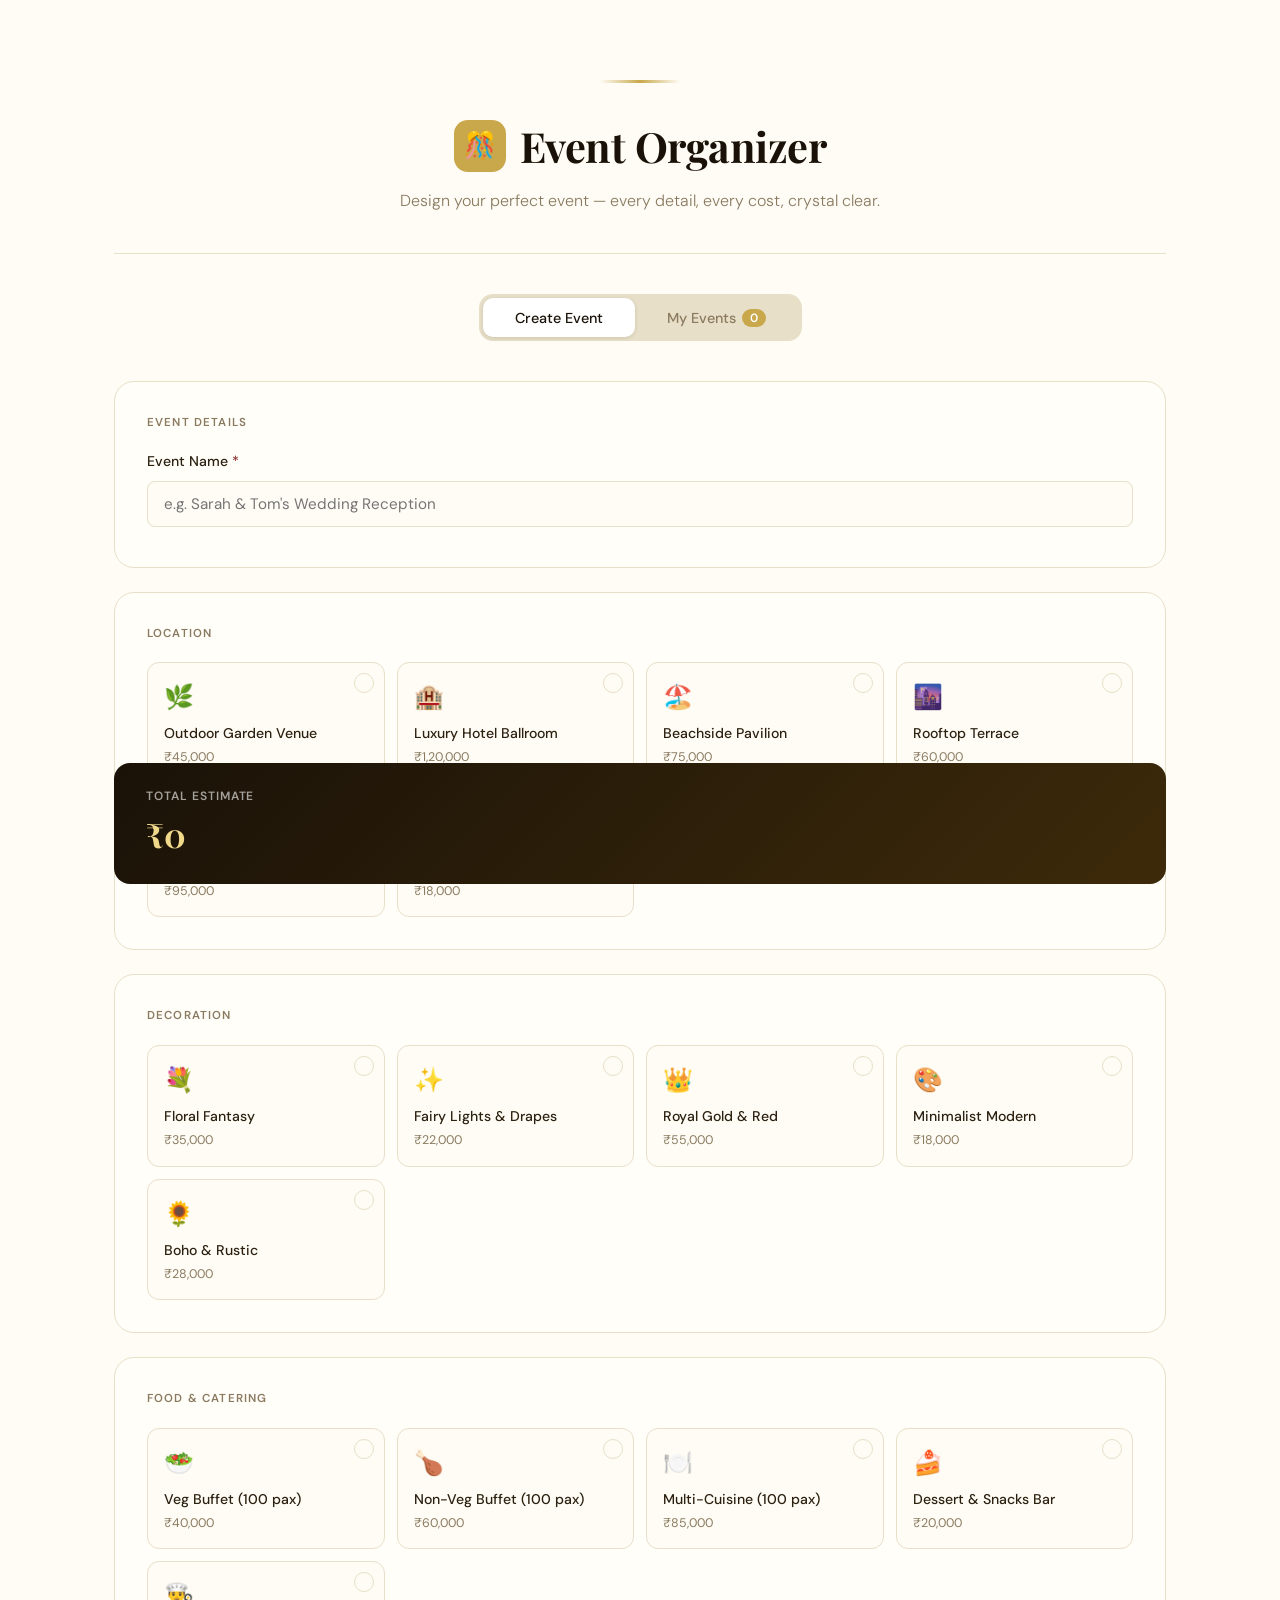
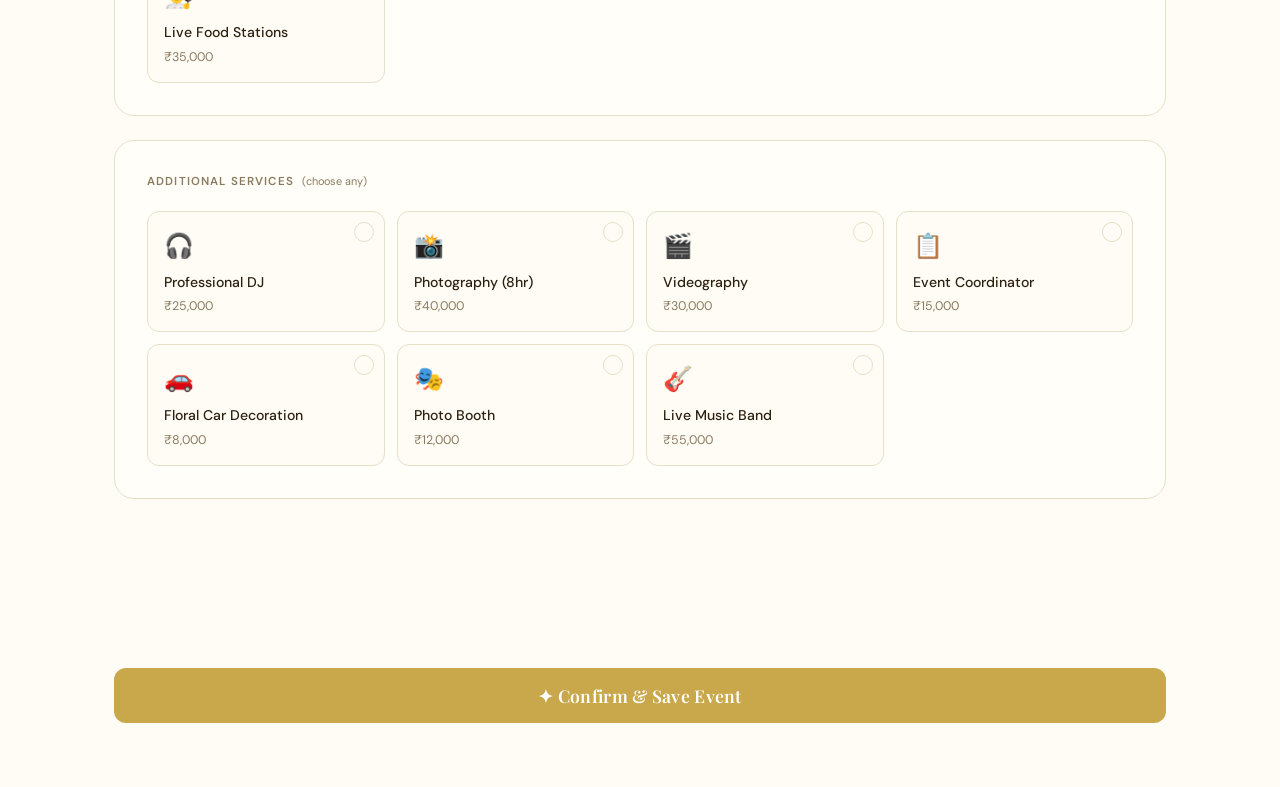
<file: index.html>
<!DOCTYPE html>
<html>

<head>
    <meta http-equiv="refresh" content="0; url=frontend/" />
</head>

<body>
    <p>Redirecting to the <a href="frontend/">Smart Event Organizer frontend...</a></p>
</body>

</html>
</file>
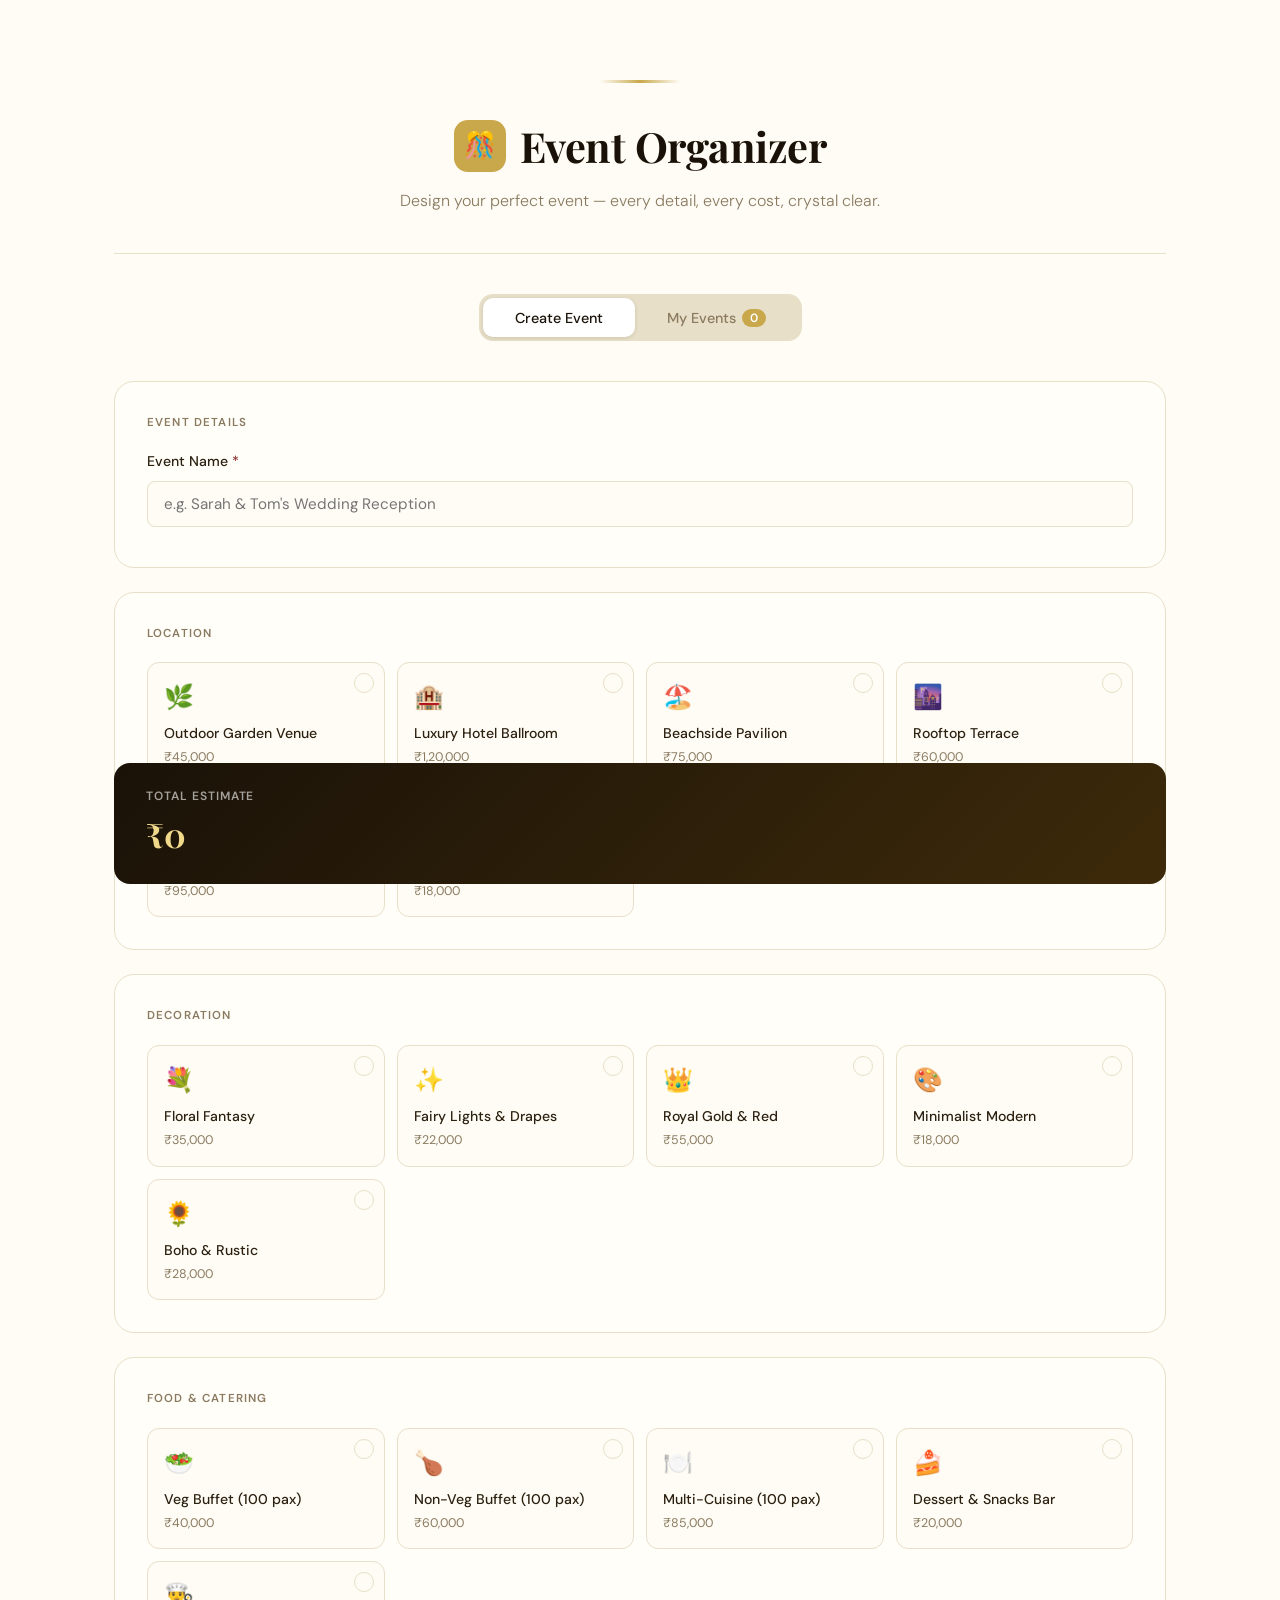
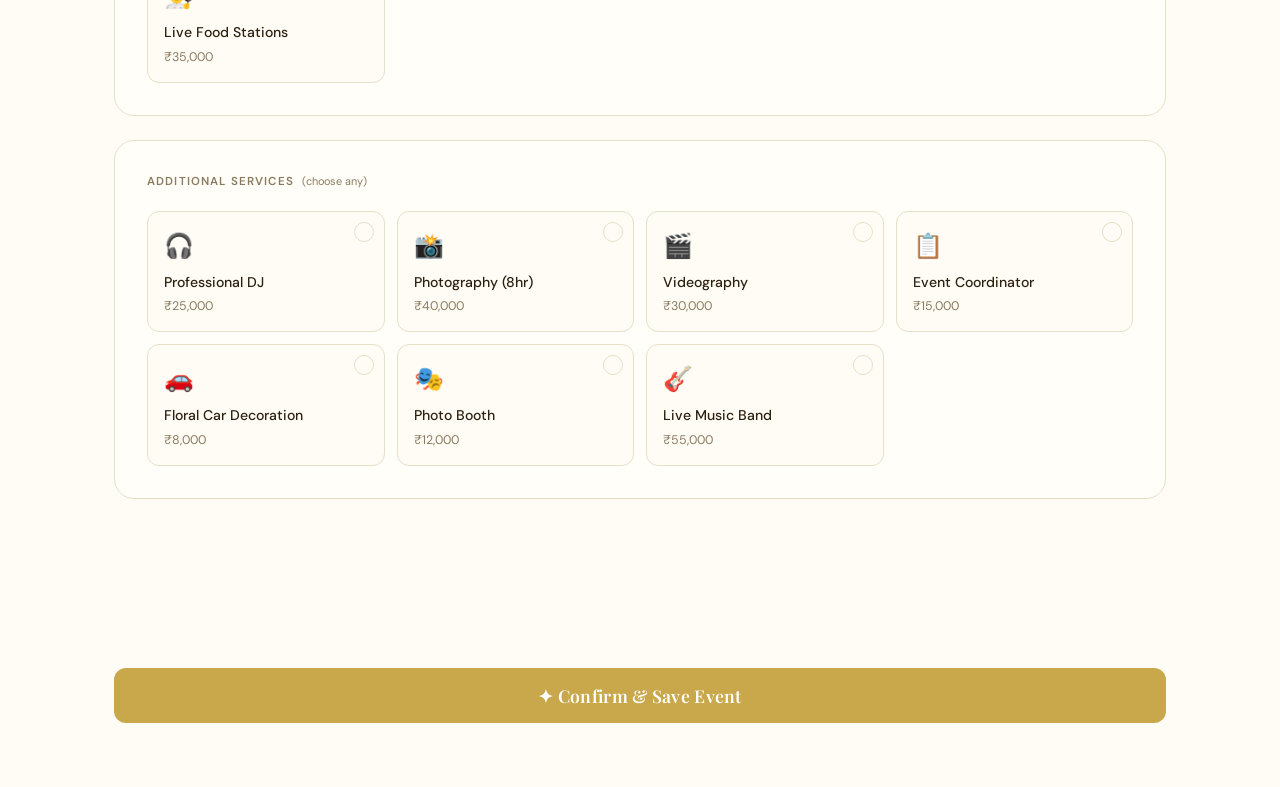
<file: frontend/index.html>
<!DOCTYPE html>
<html lang="en">

<head>
  <meta charset="UTF-8">
  <meta name="viewport" content="width=device-width, initial-scale=1.0">
  <title>Smart Event Organizer</title>
  <link rel="preconnect" href="https://fonts.googleapis.com">
  <link
    href="https://fonts.googleapis.com/css2?family=Playfair+Display:wght@400;600;700&family=DM+Sans:wght@300;400;500;600&display=swap"
    rel="stylesheet">
  <link rel="stylesheet" href="css/style.css">
</head>

<body>

  <div class="container">

    <!-- ── Header ── -->
    <header>
      <div class="logo">
        <div class="logo-icon">🎊</div>
        <h1>Event Organizer</h1>
      </div>
      <p class="tagline">Design your perfect event — every detail, every cost, crystal clear.</p>
    </header>

    <!-- ── Alert Banner ── -->
    <div id="js-alert" class="alert" role="alert" aria-live="polite"></div>

    <!-- ── Tabs ── -->
    <div class="tabs" role="tablist">
      <button class="tab-btn active" id="tab-create-btn" role="tab" aria-selected="true" aria-controls="tab-create"
        onclick="showTab('create')">
        Create Event
      </button>
      <button class="tab-btn" id="tab-events-btn" role="tab" aria-selected="false" aria-controls="tab-events"
        onclick="showTab('events')">
        My Events <span class="badge" id="count-badge">0</span>
      </button>
    </div>

    <!-- ══════════ CREATE TAB ══════════ -->
    <section id="tab-create" role="tabpanel" aria-labelledby="tab-create-btn">

      <form id="eventForm" novalidate>

        <!-- Event Name -->
        <div class="form-card">
          <p class="section-label">Event Details</p>
          <div class="form-group">
            <label for="eventName">Event Name <span class="required">*</span></label>
            <input type="text" id="eventName" name="name" placeholder="e.g. Sarah & Tom's Wedding Reception"
              autocomplete="off">
          </div>
        </div>

        <!-- Location -->
        <div class="form-card">
          <p class="section-label">Location</p>
          <div class="options-grid" id="locationGrid" role="radiogroup" aria-label="Choose a location"></div>
        </div>

        <!-- Decoration -->
        <div class="form-card">
          <p class="section-label">Decoration</p>
          <div class="options-grid" id="decorGrid" role="radiogroup" aria-label="Choose a decoration style"></div>
        </div>

        <!-- Food -->
        <div class="form-card">
          <p class="section-label">Food &amp; Catering</p>
          <div class="options-grid" id="foodGrid" role="radiogroup" aria-label="Choose a catering option"></div>
        </div>

        <!-- Extras -->
        <div class="form-card">
          <p class="section-label">
            Additional Services
            <span class="section-hint">(choose any)</span>
          </p>
          <div class="options-grid" id="extrasGrid" role="group" aria-label="Select additional services"></div>
        </div>

        <!-- Cost Bar -->
        <div class="cost-bar" aria-live="polite">
          <div>
            <div class="cost-label">Total Estimate</div>
            <div class="cost-amount" id="totalDisplay">₹0</div>
          </div>
          <div class="cost-breakdown" id="costBreakdown"></div>
        </div>

        <button type="submit" class="submit-btn">✦ Confirm &amp; Save Event</button>

      </form>
    </section>

    <!-- ══════════ EVENTS TAB ══════════ -->
    <section id="tab-events" role="tabpanel" aria-labelledby="tab-events-btn" hidden>
      <div id="eventsList"></div>
    </section>

  </div><!-- /container -->

  <script src="js/config.js"></script>
  <script src="js/data.js"></script>
  <script src="js/ui.js"></script>
  <script src="js/calculator.js"></script>
  <script src="js/events.js"></script>
  <script src="js/app.js"></script>
</body>

</html>
</file>
<file: frontend/css/style.css>
/* ═══════════════════════════════════════════
   Smart Event Organizer — style.css
   ═══════════════════════════════════════════ */

/* ── Variables ── */
:root {
  --gold:        #C9A84C;
  --gold-light:  #F0D98A;
  --gold-hover:  #B8903A;
  --dark:        #1A1208;
  --surface:     #FEFCF5;
  --card:        #FFFEF9;
  --text:        #2C2010;
  --muted:       #8A7A60;
  --border:      #E8DFC8;
  --green:       #2D6A4F;
  --green-bg:    #EFF8F3;
  --green-border:#9FD3B8;
  --red:         #8B2E2E;
  --red-bg:      #FEF0F0;
  --red-border:  #F5C4C4;
  --radius-sm:   8px;
  --radius-md:   12px;
  --radius-lg:   18px;
  --radius-xl:   20px;
  --shadow-card: 0 8px 24px rgba(0,0,0,0.07);
}

/* ── Reset ── */
*, *::before, *::after {
  box-sizing: border-box;
  margin: 0;
  padding: 0;
}

/* ── Base ── */
body {
  font-family: 'DM Sans', sans-serif;
  background: var(--surface);
  color: var(--text);
  min-height: 100vh;
  line-height: 1.5;
}

/* ── Layout ── */
.container {
  max-width: 1100px;
  margin: 0 auto;
  padding: 2rem 1.5rem 4rem;
}

/* ── Header ── */
header {
  text-align: center;
  padding: 3rem 0 2.5rem;
  border-bottom: 1px solid var(--border);
  margin-bottom: 2.5rem;
  position: relative;
}

header::before {
  content: '';
  display: block;
  width: 80px;
  height: 3px;
  background: linear-gradient(90deg, transparent, var(--gold), transparent);
  margin: 0 auto 2rem;
}

.logo {
  display: flex;
  align-items: center;
  justify-content: center;
  gap: 14px;
  margin-bottom: 0.75rem;
}

.logo-icon {
  width: 52px;
  height: 52px;
  background: var(--gold);
  border-radius: 14px;
  display: grid;
  place-items: center;
  font-size: 1.6rem;
}

h1 {
  font-family: 'Playfair Display', serif;
  font-size: 2.6rem;
  font-weight: 700;
  color: var(--dark);
  letter-spacing: -0.5px;
}

.tagline {
  color: var(--muted);
  font-size: 1rem;
  font-weight: 300;
}

/* ── Alert ── */
.alert {
  display: none;
  padding: 0.75rem 1rem;
  border-radius: var(--radius-sm);
  font-size: 0.88rem;
  margin-bottom: 1.25rem;
}

.alert.error {
  display: block;
  background: var(--red-bg);
  border: 1px solid var(--red-border);
  color: var(--red);
}

.alert.success {
  display: block;
  background: var(--green-bg);
  border: 1px solid var(--green-border);
  color: var(--green);
}

/* ── Tabs ── */
.tabs {
  display: flex;
  background: var(--border);
  border-radius: 14px;
  padding: 4px;
  width: fit-content;
  margin: 0 auto 2.5rem;
  gap: 0;
}

.tab-btn {
  padding: 0.65rem 2rem;
  border-radius: 10px;
  border: none;
  background: none;
  font-family: 'DM Sans', sans-serif;
  font-size: 0.9rem;
  font-weight: 500;
  cursor: pointer;
  color: var(--muted);
  transition: all 0.2s;
  display: flex;
  align-items: center;
  gap: 6px;
}

.tab-btn.active {
  background: #fff;
  color: var(--dark);
  box-shadow: 0 1px 4px rgba(0,0,0,0.12);
}

.badge {
  background: var(--gold);
  color: #fff;
  border-radius: 20px;
  padding: 1px 8px;
  font-size: 0.75rem;
  font-weight: 600;
}

/* ── Form Cards ── */
.form-card {
  background: var(--card);
  border: 1px solid var(--border);
  border-radius: var(--radius-xl);
  padding: 2rem;
  margin-bottom: 1.5rem;
}

.section-label {
  font-size: 0.72rem;
  font-weight: 600;
  letter-spacing: 0.1em;
  text-transform: uppercase;
  color: var(--muted);
  margin-bottom: 1.25rem;
}

.section-hint {
  font-size: 0.68rem;
  text-transform: none;
  letter-spacing: 0;
  font-weight: 400;
  color: var(--muted);
  margin-left: 4px;
}

/* ── Text Input ── */
.form-group {
  margin-bottom: 0.5rem;
}

.form-group label {
  display: block;
  font-size: 0.88rem;
  font-weight: 500;
  margin-bottom: 0.5rem;
  color: var(--text);
}

.required {
  color: var(--red);
}

.form-group input {
  width: 100%;
  padding: 0.75rem 1rem;
  border: 1.5px solid var(--border);
  border-radius: var(--radius-sm);
  font-family: 'DM Sans', sans-serif;
  font-size: 0.95rem;
  background: var(--surface);
  color: var(--text);
  outline: none;
  transition: border-color 0.2s;
}

.form-group input:focus {
  border-color: var(--gold);
}

.form-group input.invalid {
  border-color: var(--red);
}

/* ── Options Grid ── */
.options-grid {
  display: grid;
  grid-template-columns: repeat(auto-fill, minmax(190px, 1fr));
  gap: 0.75rem;
}

/* ── Option Card ── */
.option-card {
  border: 1.5px solid var(--border);
  border-radius: var(--radius-md);
  padding: 1rem;
  cursor: pointer;
  transition: border-color 0.18s, background 0.18s, box-shadow 0.18s;
  background: var(--surface);
  position: relative;
  user-select: none;
}

.option-card:hover {
  border-color: var(--gold-light);
  background: #FFFDF0;
}

.option-card.selected {
  border-color: var(--gold);
  background: #FFFBF0;
  box-shadow: 0 0 0 3px rgba(201,168,76,0.15);
}

.option-card .check-ring {
  position: absolute;
  top: 10px;
  right: 10px;
  width: 20px;
  height: 20px;
  border-radius: 50%;
  border: 1.5px solid var(--border);
  display: grid;
  place-items: center;
  font-size: 11px;
  font-weight: 600;
  color: transparent;
  transition: all 0.18s;
}

.option-card.selected .check-ring {
  background: var(--gold);
  border-color: var(--gold);
  color: #fff;
}

.option-emoji {
  font-size: 1.5rem;
  margin-bottom: 8px;
  display: block;
}

.option-name {
  font-weight: 500;
  font-size: 0.88rem;
  margin-bottom: 4px;
  color: var(--text);
}

.option-cost {
  font-size: 0.78rem;
  color: var(--muted);
}

/* ── Cost Bar ── */
.cost-bar {
  background: linear-gradient(135deg, var(--dark) 0%, #3d2a0a 100%);
  border-radius: 16px;
  padding: 1.5rem 2rem;
  display: flex;
  align-items: center;
  justify-content: space-between;
  flex-wrap: wrap;
  gap: 1rem;
  margin-bottom: 1.5rem;
  position: sticky;
  bottom: 1rem;
  z-index: 100;
}

.cost-label {
  color: rgba(255,255,255,0.6);
  font-size: 0.75rem;
  font-weight: 600;
  text-transform: uppercase;
  letter-spacing: 0.08em;
  margin-bottom: 4px;
}

.cost-amount {
  font-family: 'Playfair Display', serif;
  font-size: 2.1rem;
  font-weight: 700;
  color: var(--gold-light);
}

.cost-breakdown {
  display: flex;
  gap: 1.5rem;
  flex-wrap: wrap;
}

.cost-item {
  font-size: 0.78rem;
  color: rgba(255,255,255,0.5);
}

.cost-item strong {
  color: rgba(255,255,255,0.85);
  font-weight: 500;
}

/* ── Submit Button ── */
.submit-btn {
  width: 100%;
  padding: 1rem;
  background: var(--gold);
  border: none;
  border-radius: var(--radius-md);
  font-family: 'Playfair Display', serif;
  font-size: 1.1rem;
  font-weight: 600;
  color: #fff;
  cursor: pointer;
  transition: background 0.2s, transform 0.2s, box-shadow 0.2s;
  letter-spacing: 0.3px;
}

.submit-btn:hover {
  background: var(--gold-hover);
  transform: translateY(-1px);
  box-shadow: 0 4px 16px rgba(201,168,76,0.35);
}

.submit-btn:active {
  transform: translateY(0);
}

/* ── Events Grid ── */
.events-grid {
  display: grid;
  grid-template-columns: repeat(auto-fill, minmax(300px, 1fr));
  gap: 1.25rem;
}

/* ── Event Card ── */
.event-card {
  background: var(--card);
  border: 1px solid var(--border);
  border-radius: var(--radius-lg);
  padding: 1.5rem;
  transition: transform 0.18s, box-shadow 0.18s;
}

.event-card:hover {
  transform: translateY(-2px);
  box-shadow: var(--shadow-card);
}

.ec-header {
  display: flex;
  justify-content: space-between;
  align-items: flex-start;
  gap: 0.75rem;
  margin-bottom: 1rem;
}

.ec-name {
  font-family: 'Playfair Display', serif;
  font-size: 1.15rem;
  font-weight: 600;
  color: var(--dark);
  line-height: 1.3;
}

.ec-date {
  background: #fff8e6;
  border: 1px solid var(--border);
  border-radius: 20px;
  padding: 3px 11px;
  font-size: 0.75rem;
  font-weight: 600;
  color: #8a6a1a;
  white-space: nowrap;
  flex-shrink: 0;
}

.ec-details {
  display: grid;
  gap: 6px;
  margin-bottom: 1rem;
}

.ec-row {
  display: flex;
  align-items: center;
  gap: 8px;
  font-size: 0.82rem;
  color: var(--muted);
}

.ec-icon {
  width: 22px;
  height: 22px;
  border-radius: 6px;
  background: var(--border);
  display: grid;
  place-items: center;
  font-size: 0.7rem;
  flex-shrink: 0;
}

.ec-total {
  font-family: 'Playfair Display', serif;
  font-size: 1.5rem;
  font-weight: 700;
  color: var(--gold);
  margin-bottom: 1rem;
}

.delete-btn {
  width: 100%;
  padding: 0.6rem;
  border: 1.5px solid var(--red-border);
  border-radius: 9px;
  background: none;
  color: var(--red);
  font-family: 'DM Sans', sans-serif;
  font-size: 0.83rem;
  font-weight: 500;
  cursor: pointer;
  transition: background 0.18s;
}

.delete-btn:hover {
  background: var(--red-bg);
}

/* ── Empty State ── */
.empty-state {
  text-align: center;
  padding: 4rem 2rem;
  color: var(--muted);
}

.empty-icon {
  font-size: 3rem;
  margin-bottom: 1rem;
  opacity: 0.4;
}

.empty-state p {
  font-size: 1rem;
  font-weight: 300;
}

/* ── Responsive ── */
@media (max-width: 700px) {
  h1 {
    font-size: 1.8rem;
  }

  .cost-bar {
    flex-direction: column;
    align-items: flex-start;
  }

  .tabs {
    width: 100%;
  }

  .tab-btn {
    flex: 1;
    justify-content: center;
    padding: 0.65rem 1rem;
  }

  .options-grid {
    grid-template-columns: repeat(auto-fill, minmax(150px, 1fr));
  }

  .form-card {
    padding: 1.25rem;
  }
}

@media (max-width: 400px) {
  .cost-breakdown {
    flex-direction: column;
    gap: 0.4rem;
  }
}
</file>
